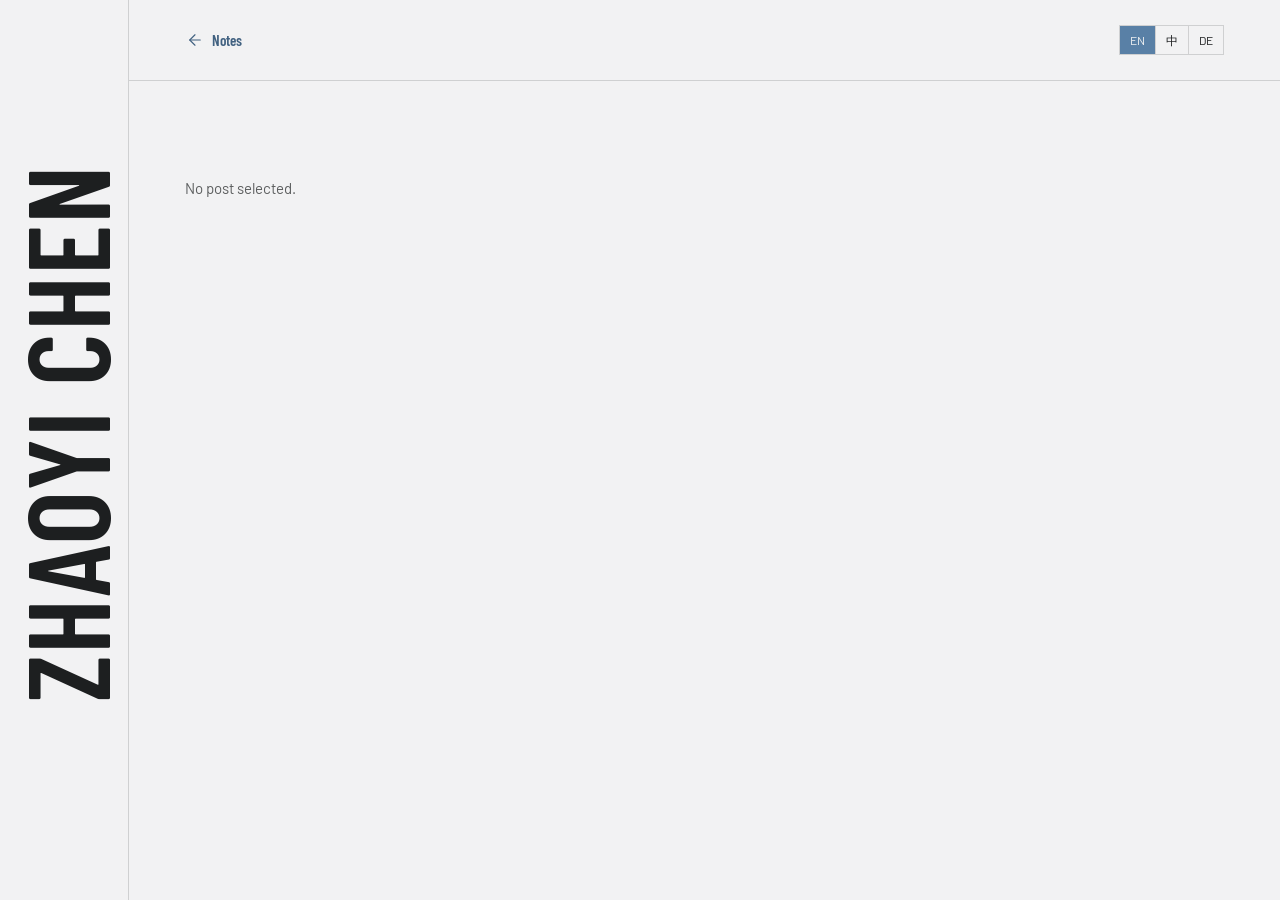
<file: thought.html>
<!DOCTYPE html>
<html lang="en">
<head>
  <meta charset="utf-8">
  <meta name="viewport" content="width=device-width, initial-scale=1">
  <title data-en="Notes · Zhaoyi Chen" data-zh="随笔 · Zhaoyi Chen" data-de="Notizen · Zhaoyi Chen">Notes · Zhaoyi Chen</title>
  <link rel="stylesheet" href="assets/industry.css">
  <link rel="stylesheet" href="assets/site.css">
</head>
<body>
<script src="assets/turn.js"></script>
<div class="shell">
  <a class="spine" href="index.html" aria-label="Zhaoyi Chen — contents"><span>Zhaoyi Chen</span></a>
  <div class="page">
    <div class="topbar">
      <a class="btn btn-ghost back" href="index.html#notes">
        <svg class="icon" width="18" height="18" viewBox="0 0 24 24" aria-hidden="true"><path d="m12 19-7-7 7-7"/><path d="M19 12H5"/></svg>
        <span data-en="Notes" data-zh="随笔" data-de="Notizen">Notes</span>
      </a>
      <div class="topbar-tools">
        <!-- Shown only in your own browser, once it is connected on write.html -->
        <a class="btn btn-secondary owner-btn" id="edit-note" href="write.html" data-owner hidden>
          <svg class="icon" width="16" height="16" viewBox="0 0 24 24" aria-hidden="true"><path d="M4 20h4L19 9a2.8 2.8 0 0 0-4-4L4 16z"/><path d="m13.5 6.5 4 4"/></svg>
          <span data-en="Edit" data-zh="编辑" data-de="Bearbeiten">Edit</span>
        </a>
        <div class="seg lang" role="radiogroup" aria-label="Language / 语言 / Sprache">
          <label class="seg-opt"><input type="radio" name="lang-top" value="en" data-lang>EN</label>
          <label class="seg-opt"><input type="radio" name="lang-top" value="zh" data-lang>中</label>
          <label class="seg-opt"><input type="radio" name="lang-top" value="de" data-lang>DE</label>
        </div>
      </div>
    </div>
    <article class="article" id="article"><p class="status" data-en="Loading…" data-zh="正在加载…" data-de="Wird geladen…">Loading…</p></article>
  </div>
</div>

<script src="assets/site.js"></script>
<script src="assets/interactions.js" defer></script>
<script>
(() => {
  // The post body (bodyHtml in content/posts.json) is shown exactly as written; only the page chrome translates.
  const MSG = {
    none: ['No post selected.', '未选择文章。', 'Keine Notiz ausgewählt.'],
    missing: ['This note was not found. Check the slug in content/posts.json.', '未找到该文章。请检查 content/posts.json 中的 slug。',
      'Diese Notiz wurde nicht gefunden. Prüfe den Slug in content/posts.json.'],
    error: ['Could not load the notes. If you opened this file directly, preview it with a local server (e.g. Live Server).', '无法加载随笔。如果你是直接打开的本文件，请改用本地服务器（如 Live Server）预览。',
      'Die Notizen konnten nicht geladen werden. Wenn du diese Datei direkt geöffnet hast, nutze für die Vorschau einen lokalen Server (z. B. Live Server).'],
  };
  const el = document.getElementById('article');
  const editLink = document.getElementById('edit-note');
  const params = new URLSearchParams(location.search);
  const slug = params.get('slug');
  // Drafts exist only in the gitignored preview file, so only ?preview=1 can show them.
  const PREVIEW = params.get('preview') === '1';
  if (PREVIEW) document.querySelector('.back').href = 'index.html?preview=1#notes';
  if (PREVIEW) {
    const banner = document.createElement('div');
    banner.className = 'preview-banner';
    banner.textContent = '预览模式 PREVIEW — 含未发布草稿，仅本地可见 / includes unpublished drafts, local only';
    document.body.appendChild(banner);
  }
  let post = null;
  let state = slug ? 'loading' : 'none';
  let rendered;
  if (window.turn) window.turn.hold(new Promise((r) => { rendered = r; }));

  function render() {
    if (state === 'loading') return;
    if (rendered) rendered();
    if (state !== 'loaded') { editLink.hidden = true; el.innerHTML = `<p class="status">${sitePick(MSG[state])}</p>`; return; }
    editLink.href = `write.html?slug=${encodeURIComponent(post.slug)}`;
    document.title = `${post.title} · Zhaoyi Chen`;
    const tags = (post.tags || []).map((t) => `<span class="tag tag-accent">${siteEscape(t)}</span>`).join('');
    el.innerHTML = `
      ${post.draft ? '<span class="draft-badge">DRAFT 草稿</span>' : ''}
      <span class="kicker">${siteEscape(siteFormatDate(post.date))}</span>
      <h1 class="article-title">${siteEscape(post.title || 'Untitled')}</h1>
      ${tags ? `<div class="post-tags">${tags}</div>` : ''}
      <div class="article-prose">${post.bodyHtml || ''}</div>`;
  }

  document.addEventListener('langchange', render);
  if (!slug) { render(); return; }
  fetch(PREVIEW ? 'content/posts.preview.json' : 'content/posts.json', { cache: 'no-cache' })
    .then((r) => { if (!r.ok) throw new Error('fetch failed'); return r.json(); })
    .then((data) => {
      post = (data.posts || []).find((p) => p.slug === slug) || null;
      state = post ? 'loaded' : 'missing';
      render();
    })
    .catch(() => { state = 'error'; render(); });
})();
</script>
</body>
</html>
</file>
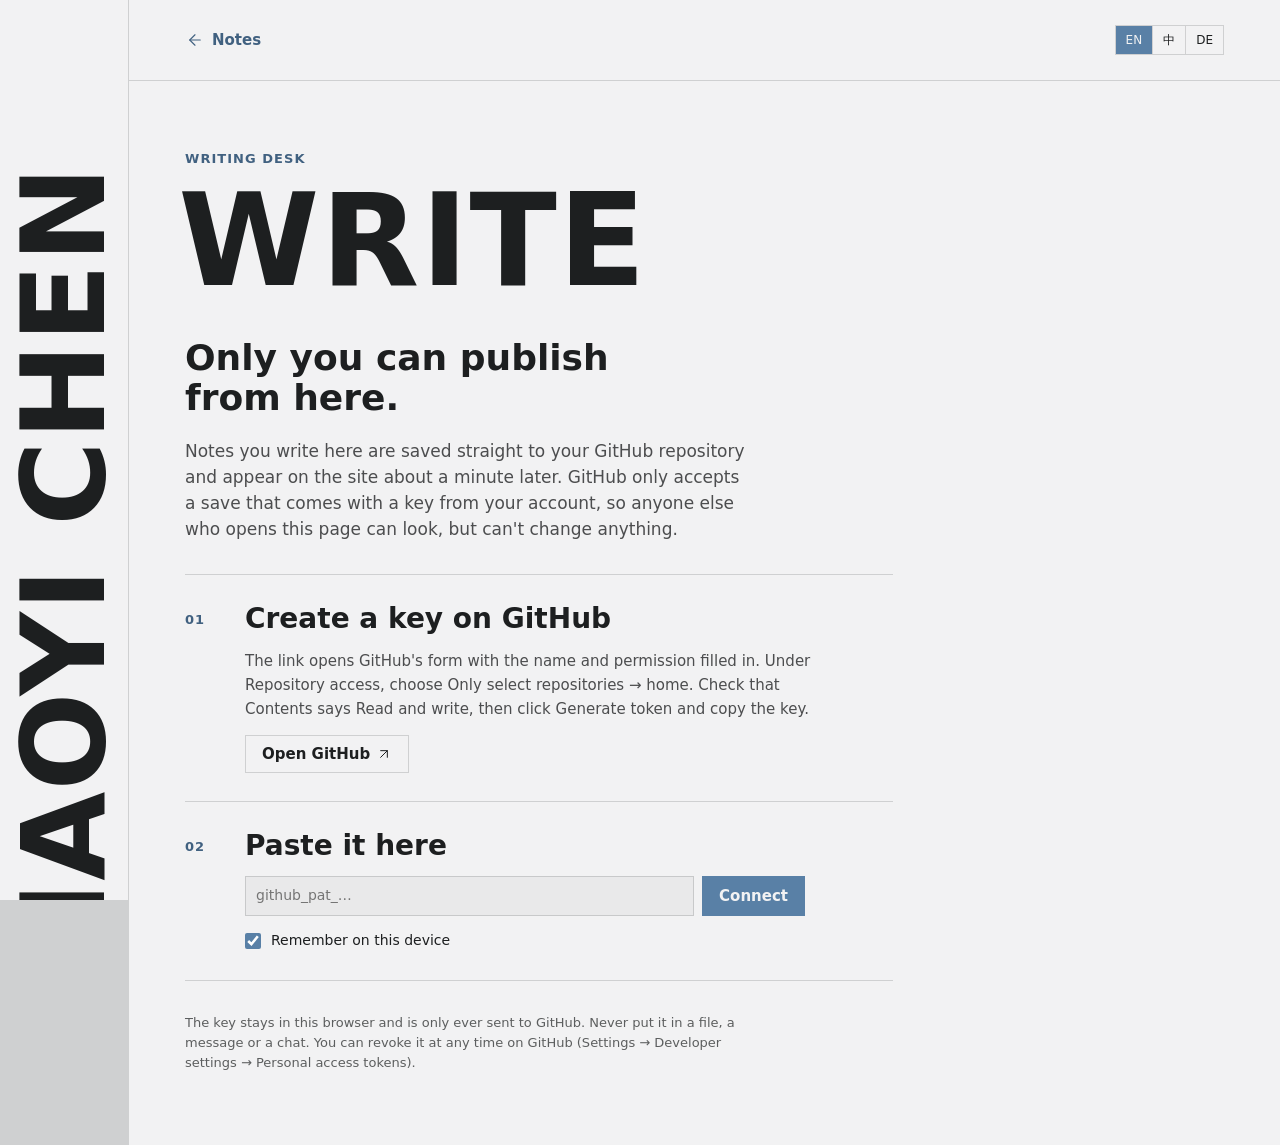
<file: write.html>
<!DOCTYPE html>
<html lang="en">
<head>
  <meta charset="utf-8">
  <meta name="viewport" content="width=device-width, initial-scale=1">
  <meta name="robots" content="noindex">
  <!-- This page holds the owner's GitHub key, so it runs only its own scripts and talks only to GitHub. -->
  <meta http-equiv="Content-Security-Policy" content="default-src 'self'; script-src 'self'; style-src 'self' 'unsafe-inline' https://fonts.googleapis.com; font-src https://fonts.gstatic.com; img-src 'self' data: blob: https:; connect-src 'self' https://api.github.com; frame-src https://www.youtube.com https://www.youtube-nocookie.com; object-src 'none'; base-uri 'none'; form-action 'none'">
  <title data-en="Writing desk · Zhaoyi Chen" data-zh="写作台 · Zhaoyi Chen" data-de="Schreibtisch · Zhaoyi Chen">Writing desk · Zhaoyi Chen</title>
  <link rel="stylesheet" href="assets/industry.css">
  <link rel="stylesheet" href="assets/site.css">
  <link rel="stylesheet" href="assets/write.css">
</head>
<body>
<div class="shell">
  <a class="spine" href="index.html" aria-label="Zhaoyi Chen — contents"><span>Zhaoyi Chen</span></a>
  <div class="page">
    <div class="topbar">
      <a class="btn btn-ghost back" href="index.html#notes">
        <svg class="icon" width="18" height="18" viewBox="0 0 24 24" aria-hidden="true"><path d="m12 19-7-7 7-7"/><path d="M19 12H5"/></svg>
        <span data-en="Notes" data-zh="随笔" data-de="Notizen">Notes</span>
      </a>
      <div class="topbar-tools">
        <span class="who" id="who" hidden></span>
        <button class="btn btn-ghost" type="button" id="sign-out" hidden><span data-en="Sign out" data-zh="退出" data-de="Abmelden">Sign out</span></button>
        <div class="seg lang" role="radiogroup" aria-label="Language / 语言 / Sprache">
          <label class="seg-opt"><input type="radio" name="lang-top" value="en" data-lang>EN</label>
          <label class="seg-opt"><input type="radio" name="lang-top" value="zh" data-lang>中</label>
          <label class="seg-opt"><input type="radio" name="lang-top" value="de" data-lang>DE</label>
        </div>
      </div>
    </div>

    <!-- 1. Connect: shown until this browser holds a GitHub key from the owner's account -->
    <section id="connect" hidden>
      <header class="sec-head">
        <span class="kicker" data-en="Writing desk" data-zh="写作台" data-de="Schreibtisch">Writing desk</span>
        <h1 class="sec-title" data-en="Write" data-zh="写作" data-de="Schreiben">Write</h1>
      </header>
      <div class="connect-body">
        <div>
          <p class="lead" data-en="Only you can publish from here." data-zh="只有你能在这里发布。" data-de="Nur du kannst hier veröffentlichen.">Only you can publish from here.</p>
          <p class="prose" data-en="Notes you write here are saved straight to your GitHub repository and appear on the site about a minute later. GitHub only accepts a save that comes with a key from your account, so anyone else who opens this page can look, but can't change anything." data-zh="你在这里写的随笔会直接保存进你的 GitHub 仓库，大约一分钟后出现在网站上。GitHub 只接受带有你账号密钥的保存，所以别人即使打开这个页面，也只能看，改不了任何东西。" data-de="Was du hier schreibst, landet direkt in deinem GitHub-Repository und erscheint etwa eine Minute später auf der Website. GitHub nimmt nur Änderungen an, die einen Schlüssel aus deinem Konto mitbringen – wer diese Seite sonst öffnet, kann schauen, aber nichts verändern.">Notes you write here are saved straight to your GitHub repository and appear on the site about a minute later. GitHub only accepts a save that comes with a key from your account, so anyone else who opens this page can look, but can't change anything.</p>
        </div>
        <ol class="steps">
          <li class="step">
            <span class="step-num">01</span>
            <div class="step-main">
              <span class="step-title" data-en="Create a key on GitHub" data-zh="在 GitHub 上创建密钥" data-de="Erstelle auf GitHub einen Schlüssel">Create a key on GitHub</span>
              <p class="step-text" data-en="The link opens GitHub's form with the name and permission filled in. Under Repository access, choose Only select repositories → home. Check that Contents says Read and write, then click Generate token and copy the key." data-zh="这个链接会打开 GitHub 的表单，名称和权限都已填好。在 Repository access 中选择 Only select repositories → home，确认 Contents 为 Read and write，然后点 Generate token 并复制密钥。" data-de="Der Link öffnet das GitHub-Formular mit vorausgefülltem Namen und vorausgefüllter Berechtigung. Wähle unter Repository access „Only select repositories“ → home, prüfe, dass bei Contents „Read and write“ steht, klicke dann auf Generate token und kopiere den Schlüssel.">The link opens GitHub's form with the name and permission filled in. Under Repository access, choose Only select repositories → home. Check that Contents says Read and write, then click Generate token and copy the key.</p>
              <a class="btn btn-secondary step-btn" href="https://github.com/settings/personal-access-tokens/new?name=Writing%20desk%20(home)&amp;description=Lets%20write.html%20on%20chenzhaoyilila.github.io%2Fhome%20save%20notes%20to%20the%20home%20repository.&amp;target_name=chenzhaoyilila&amp;expires_in=90&amp;contents=write" target="_blank" rel="noopener noreferrer">
                <span data-en="Open GitHub" data-zh="打开 GitHub" data-de="GitHub öffnen">Open GitHub</span>
                <svg class="icon" width="16" height="16" viewBox="0 0 24 24" aria-hidden="true"><path d="M7 7h10v10"/><path d="M7 17 17 7"/></svg>
              </a>
            </div>
          </li>
          <li class="step">
            <span class="step-num">02</span>
            <form class="step-main" id="connect-form" novalidate>
              <label class="step-title" for="key-input" data-en="Paste it here" data-zh="粘贴到这里" data-de="Hier einfügen">Paste it here</label>
              <div class="key-row">
                <input class="input" id="key-input" type="password" autocomplete="off" spellcheck="false" placeholder="github_pat_…" aria-describedby="key-fine">
                <button class="btn btn-primary" type="submit" id="connect-btn"><span data-en="Connect" data-zh="连接" data-de="Verbinden">Connect</span></button>
              </div>
              <label class="check"><input type="checkbox" id="remember" checked><span data-en="Remember on this device" data-zh="在这台设备上记住" data-de="Auf diesem Gerät merken">Remember on this device</span></label>
              <p class="notice is-error" id="connect-msg" role="alert"></p>
            </form>
          </li>
        </ol>
        <p class="fine" id="key-fine" data-en="The key stays in this browser and is only ever sent to GitHub. Never put it in a file, a message or a chat. You can revoke it at any time on GitHub (Settings → Developer settings → Personal access tokens)." data-zh="密钥只保存在这个浏览器里，也只会发送给 GitHub。不要把它放进文件、消息或聊天里。你可以随时在 GitHub 上撤销它（Settings → Developer settings → Personal access tokens）。" data-de="Der Schlüssel bleibt in diesem Browser und wird nur an GitHub geschickt. Leg ihn nie in einer Datei, Nachricht oder einem Chat ab. Du kannst ihn jederzeit auf GitHub widerrufen (Settings → Developer settings → Personal access tokens).">The key stays in this browser and is only ever sent to GitHub. Never put it in a file, a message or a chat. You can revoke it at any time on GitHub (Settings → Developer settings → Personal access tokens).</p>
      </div>
    </section>

    <!-- 2. The desk: your notes on the left, the open note on the right -->
    <div class="desk" id="desk" hidden>
      <nav class="desk-list" aria-labelledby="list-label">
        <div class="list-head">
          <span class="label" id="list-label" data-en="Your notes" data-zh="你的随笔" data-de="Deine Notizen">Your notes</span>
          <button class="btn btn-ghost btn-icon" type="button" id="reload" data-tip="reload">
            <svg class="icon" width="18" height="18" viewBox="0 0 24 24" aria-hidden="true"><path d="M21 12a9 9 0 1 1-2.64-6.36"/><path d="M21 3v6h-6"/></svg>
          </button>
        </div>
        <button class="btn btn-primary new-note" type="button" id="new-note">
          <svg class="icon" width="16" height="16" viewBox="0 0 24 24" aria-hidden="true"><path d="M12 5v14"/><path d="M5 12h14"/></svg>
          <span data-en="New note" data-zh="新随笔" data-de="Neue Notiz">New note</span>
        </button>
        <div class="note-list" id="note-list"></div>
      </nav>

      <div class="editor" id="editor">
        <div class="editor-head">
          <span class="state" id="state"></span>
          <p class="notice" id="notice" role="status" aria-live="polite"></p>
          <a class="inline-link" id="view-live" target="_blank" rel="noopener" hidden>
            <span data-en="View on site" data-zh="在网站上查看" data-de="Auf der Website ansehen">View on site</span>
            <svg class="icon" width="16" height="16" viewBox="0 0 24 24" aria-hidden="true"><path d="M7 7h10v10"/><path d="M7 17 17 7"/></svg>
          </a>
        </div>
        <p class="local-note" id="local-note" hidden data-en="This is a local copy of the desk, but saving still goes to GitHub and the live site. Afterwards, run git pull to bring the change to this computer." data-zh="这是写作台的本地副本，但保存仍会写入 GitHub 和线上网站。保存后，运行 git pull 把改动同步到这台电脑。" data-de="Das ist eine lokale Kopie des Schreibtischs, gespeichert wird aber trotzdem auf GitHub und der Live-Website. Hol die Änderung danach mit git pull auf diesen Computer.">This is a local copy of the desk, but saving still goes to GitHub and the live site. Afterwards, run git pull to bring the change to this computer.</p>

        <input class="input title-input" id="f-title" autocomplete="off" data-ph="title">
        <div class="meta-row">
          <div class="field">
            <label for="f-date" data-en="Date" data-zh="日期" data-de="Datum">Date</label>
            <input class="input" id="f-date" type="date">
          </div>
          <div class="field">
            <label for="f-tags" data-en="Tags, separated by commas" data-zh="标签，用逗号分隔" data-de="Tags, durch Kommas getrennt">Tags, separated by commas</label>
            <input class="input" id="f-tags" autocomplete="off" data-ph="tags">
          </div>
        </div>
        <div class="field">
          <label for="f-excerpt" data-en="Summary in the list (optional)" data-zh="列表中的摘要（可选）" data-de="Zusammenfassung in der Liste (optional)">Summary in the list (optional)</label>
          <input class="input" id="f-excerpt" autocomplete="off">
        </div>
        <div class="field" id="slug-field">
          <label for="f-slug" data-en="Link" data-zh="链接" data-de="Link">Link</label>
          <div class="slug-row"><span class="slug-prefix" aria-hidden="true">thought.html?slug=</span><input class="input" id="f-slug" autocomplete="off" spellcheck="false"></div>
        </div>

        <div class="compose">
          <div class="toolbar" role="toolbar" id="toolbar" data-tip="format">
            <button type="button" class="tool" data-tool="bold"><svg class="icon" width="18" height="18" viewBox="0 0 24 24" aria-hidden="true"><path d="M7 5h6a3.5 3.5 0 0 1 0 7H7z"/><path d="M7 12h7a3.5 3.5 0 0 1 0 7H7z"/></svg></button>
            <button type="button" class="tool" data-tool="italic"><svg class="icon" width="18" height="18" viewBox="0 0 24 24" aria-hidden="true"><path d="M10 5h8"/><path d="M6 19h8"/><path d="m14 5-4 14"/></svg></button>
            <button type="button" class="tool" data-tool="heading"><svg class="icon" width="18" height="18" viewBox="0 0 24 24" aria-hidden="true"><path d="M6 5v14"/><path d="M16 5v14"/><path d="M6 12h10"/></svg></button>
            <span class="tool-sep" aria-hidden="true"></span>
            <button type="button" class="tool" data-tool="quote"><svg class="icon" width="18" height="18" viewBox="0 0 24 24" aria-hidden="true"><path d="M6 5v14"/><path d="M10 8h9"/><path d="M10 12h9"/><path d="M10 16h6"/></svg></button>
            <button type="button" class="tool" data-tool="list"><svg class="icon" width="18" height="18" viewBox="0 0 24 24" aria-hidden="true"><path d="M9 6h11"/><path d="M9 12h11"/><path d="M9 18h11"/><path d="M4.5 6h.01"/><path d="M4.5 12h.01"/><path d="M4.5 18h.01"/></svg></button>
            <button type="button" class="tool" data-tool="numbered"><svg class="icon" width="18" height="18" viewBox="0 0 24 24" aria-hidden="true"><path d="M10 6h10"/><path d="M10 12h10"/><path d="M10 18h10"/><path d="M4 5l1.5-1v5"/><path d="M4 15h2.5L4 19h3"/></svg></button>
            <button type="button" class="tool" data-tool="code"><svg class="icon" width="18" height="18" viewBox="0 0 24 24" aria-hidden="true"><path d="m8 7-5 5 5 5"/><path d="m16 7 5 5-5 5"/></svg></button>
            <span class="tool-sep" aria-hidden="true"></span>
            <button type="button" class="tool" data-tool="link"><svg class="icon" width="18" height="18" viewBox="0 0 24 24" aria-hidden="true"><path d="M10 14a4 4 0 0 0 5.66 0l3-3a4 4 0 0 0-5.66-5.66l-1 1"/><path d="M14 10a4 4 0 0 0-5.66 0l-3 3a4 4 0 0 0 5.66 5.66l1-1"/></svg></button>
            <button type="button" class="tool" data-tool="image"><svg class="icon" width="18" height="18" viewBox="0 0 24 24" aria-hidden="true"><rect x="3" y="4" width="18" height="16"/><path d="m3 16 5-5 4 4 3-3 6 6"/><path d="M15.5 8.5h.01"/></svg></button>
            <span class="toolbar-gap"></span>
            <div class="seg view-seg" role="radiogroup" data-tip="view">
              <label class="seg-opt"><input type="radio" name="view" value="write"><span data-en="Write" data-zh="编辑" data-de="Schreiben">Write</span></label>
              <label class="seg-opt view-both"><input type="radio" name="view" value="split"><span data-en="Both" data-zh="并排" data-de="Beides">Both</span></label>
              <label class="seg-opt"><input type="radio" name="view" value="preview"><span data-en="Preview" data-zh="预览" data-de="Vorschau">Preview</span></label>
            </div>
          </div>
          <div class="panes" id="panes">
            <textarea class="body-input" id="f-body" data-ph="body" data-tip="body"></textarea>
            <div class="preview" id="preview"></div>
          </div>
          <input type="file" id="image-file" accept="image/*" hidden>
        </div>

        <div class="actions">
          <button class="btn btn-ghost danger" type="button" id="btn-delete"><span data-en="Delete" data-zh="删除" data-de="Löschen">Delete</span></button>
          <span class="actions-gap"></span>
          <button class="btn btn-secondary" type="button" id="btn-draft"></button>
          <button class="btn btn-primary" type="button" id="btn-publish"></button>
        </div>
        <p class="fine" data-en="Drafts don't appear on the site, but their text can be read in your public GitHub repository. Changes you haven't saved are kept in this browser until you do." data-zh="草稿不会出现在网站上，但它的文字可以在你公开的 GitHub 仓库里看到。尚未保存的修改会先留在这个浏览器里，直到你保存。" data-de="Entwürfe erscheinen nicht auf der Website, ihr Text ist aber in deinem öffentlichen GitHub-Repository lesbar. Nicht gespeicherte Änderungen bleiben in diesem Browser, bis du speicherst.">Drafts don't appear on the site, but their text can be read in your public GitHub repository. Changes you haven't saved are kept in this browser until you do.</p>
      </div>
    </div>
  </div>
</div>

<dialog class="desk-dialog" id="dialog" aria-labelledby="dialog-title">
  <h2 id="dialog-title"></h2>
  <p id="dialog-body"></p>
  <div class="dialog-actions">
    <button class="btn btn-secondary" type="button" id="dialog-cancel"></button>
    <button class="btn btn-primary" type="button" id="dialog-ok"></button>
  </div>
</dialog>

<script src="assets/site.js"></script>
<script src="assets/interactions.js" defer></script>
<script src="assets/notes-build.js"></script>
<script src="assets/write.js"></script>
</body>
</html>
</file>
<file: assets/industry.css>
/* Industry — design-system tokens and component classes. This file is the source of truth for the system's look; retune it here and see readme.md. */
@import url('https://fonts.googleapis.com/css2?family=Barlow:wght@400;500;700&family=Barlow+Condensed:wght@400;600&display=swap');

:root {
  --color-bg: #f2f2f3;
  --color-surface: #e9e9ea;
  --color-text: #1d1f20;
  --color-accent: #5980a6;
  --color-accent-2: #728fab;
  --color-divider: color-mix(in srgb, #1d1f20 16%, transparent);

  /* Tonal ramps — generated in OKLCH on one shared lightness scale, so the
     same step of any role matches the others in visual value. */
  --color-neutral-100: #f5f5f8;
  --color-neutral-200: #e7e7ea;
  --color-neutral-300: #d4d4d7;
  --color-neutral-400: #b7b7ba;
  --color-neutral-500: #98989b;
  --color-neutral-600: #7a7a7d;
  --color-neutral-700: #5d5d60;
  --color-neutral-800: #424244;
  --color-neutral-900: #2b2b2d;

  --color-accent-100: #eef6ff;
  --color-accent-200: #d6ebff;
  --color-accent-300: #b5d9fd;
  --color-accent-400: #94bce3;
  --color-accent-500: #749dc4;
  --color-accent-600: #597ea3;
  --color-accent-700: #416180;
  --color-accent-800: #2c455d;
  --color-accent-900: #1d2d3d;

  --color-accent-2-100: #eef6ff;
  --color-accent-2-200: #d6ebff;
  --color-accent-2-300: #bdd8f2;
  --color-accent-2-400: #9ebbd8;
  --color-accent-2-500: #7e9cb8;
  --color-accent-2-600: #627d98;
  --color-accent-2-700: #486077;
  --color-accent-2-800: #314457;
  --color-accent-2-900: #1f2d3a;

  --font-heading: "Barlow Condensed", system-ui, sans-serif;
  --font-heading-weight: 600;
  --font-body: "Barlow", system-ui, sans-serif;

  --space-1: 3.4px;
  --space-2: 6.8px;
  --space-3: 10.2px;
  --space-4: 13.6px;
  --space-6: 20.4px;
  --space-8: 27.2px;

  --radius-sm: 2px;
  --radius-md: 4px;
  --radius-lg: 7px;

  /* Elevation — derived from the ground: soft ink-tinted shadows on a
     light theme, a hairline edge + ambient darkness on a dark one. */
  --shadow-sm: 0 1px 2px color-mix(in srgb, #2b2b2d 14%, transparent);
  --shadow-md: 0 3px 10px color-mix(in srgb, #2b2b2d 16%, transparent);
  --shadow-lg: 0 12px 32px color-mix(in srgb, #2b2b2d 22%, transparent);
}

body {
  background: var(--color-bg);
  color: var(--color-text);
  font-family: var(--font-body);
}
h1, h2, h3, h4 { font-family: var(--font-heading); font-weight: var(--font-heading-weight); }

.blueprint {
  position: relative;
  border: 1px solid var(--color-divider);
  border-radius: 0;
}
/* The overlay image treatments (halftone, duotone) clip their overlay
   (overflow:hidden); a blueprint wrapper draws its registration marks
   outside the box, so when both classes share a wrapper the frame must
   win. */
.blueprint.halftone, .blueprint.plate, .blueprint.duotone { overflow: visible; }
.blueprint > .corner {
  position: absolute; width: 11px; height: 11px;
  color: color-mix(in srgb, var(--color-text) 55%, transparent);
}
.blueprint > .corner::before, .blueprint > .corner::after {
  content: ""; position: absolute; background: currentColor;
}
.blueprint > .corner::before { left: 5px; top: 0; width: 1px; height: 100%; }
.blueprint > .corner::after  { top: 5px; left: 0; width: 100%; height: 1px; }
.blueprint > .corner.tl { top: -6px; left: -6px; }
.blueprint > .corner.tr { top: -6px; right: -6px; }
.blueprint > .corner.bl { bottom: -6px; left: -6px; }
.blueprint > .corner.br { bottom: -6px; right: -6px; }

.duotone{position:relative;overflow:hidden}
.duotone::after{content:"";position:absolute;inset:0;pointer-events:none;
  background:var(--color-accent);mix-blend-mode:color}

/* ══════════════════════════════════════════════════════════════════════════
   Components — built with the tokens above. Plain CSS
   on plain HTML: no JavaScript, no build step. Each class is documented in
   readme.md and demonstrated in foundations/ and components/.
   ══════════════════════════════════════════════════════════════════════ */

*, *::before, *::after { box-sizing: border-box; }
body { margin: 0; font-size: 15px; line-height: 1.55; font-weight: 400; }
h1, h2, h3, h4, h5, h6 {
  font-family: var(--font-heading); font-weight: var(--font-heading-weight);
  line-height: 1.12; letter-spacing: -0.015em; margin: 0 0 var(--space-2);
}
h1 { font-size: 42px; }
h2 { font-size: 32px; }
h3 { font-size: 25px; }
h4 { font-size: 20px; }
h5 { font-size: 16px; }
h6 { font-size: 13px; }
h6 { letter-spacing: 0.08em; text-transform: uppercase; }
p { margin: 0 0 var(--space-3); }
a { color: var(--color-accent); text-underline-offset: 3px; }
img { display: block; max-width: 100%; }
figure { margin: 0; }
figcaption {
  font-size: 11px; margin-top: var(--space-1);
  color: color-mix(in srgb, var(--color-text) 55%, transparent);
}
.text-muted { color: color-mix(in srgb, var(--color-text) 55%, transparent); }
:focus { outline: none; }
:focus-visible { outline: 2px solid var(--color-accent); outline-offset: 2px; }
::selection { background: color-mix(in srgb, var(--color-accent) 30%, transparent); }

/* — rules — */
.hr {
  height: 1px; border: 0; margin: var(--space-4) 0;
  background: var(--color-divider);
}

/* — buttons — */
.btn {
  display: inline-flex; align-items: center; justify-content: center; gap: 6px;
  cursor: pointer; text-decoration: none;
  font-family: var(--font-heading); font-weight: var(--font-heading-weight);
  font-size: 14px; line-height: 1.2; color: var(--color-text); /* matches the .input's 14px —
     the pair sits side by side in sign-up rows */
  background: transparent; border: 1px solid transparent;
  padding: var(--space-2) calc(var(--space-3) * 1.2);
  border-radius: var(--radius-md);
}
.btn svg { display: block; }
.btn:disabled { opacity: 0.45; cursor: not-allowed; }
.btn-primary { background: var(--color-accent); color: var(--color-bg); }
.btn-primary:hover { background: var(--color-accent-600); }
.btn-primary:active { background: var(--color-accent-700); }
.btn-secondary { border-color: var(--color-divider); }
.btn-secondary:hover { background: color-mix(in srgb, var(--color-text) 7%, transparent); }
.btn-secondary:active { background: color-mix(in srgb, var(--color-text) 14%, transparent); }
.btn-ghost { color: var(--color-accent); padding-inline: var(--space-1); }
.btn-ghost:hover { background: color-mix(in srgb, var(--color-accent) 10%, transparent); }
.btn-ghost:active { background: color-mix(in srgb, var(--color-accent) 18%, transparent); }
.btn-icon { width: 36px; height: 36px; padding: 0; }
.btn-block { width: 100%; margin-top: var(--space-2); }

/* — forms — */
.field > label {
  display: block; font-size: 12px; margin-bottom: 5px;
  color: color-mix(in srgb, var(--color-text) 70%, transparent);
}
.input {
  width: 100%; min-height: 36px; padding: 6px 10px; font: inherit;
  font-size: 14px; color: var(--color-text); caret-color: var(--color-accent);
  background: var(--color-surface);
  border: 1px solid var(--color-divider); border-radius: var(--radius-md);
}
.input:hover { border-color: color-mix(in srgb, var(--color-text) 45%, transparent); }
.input:focus-visible { border-color: var(--color-accent); outline-offset: 0; }
textarea.input { min-height: 90px; resize: vertical; }
.radio { display: inline-flex; align-items: center; gap: 8px; cursor: pointer; font-size: 14px; }
.radio input, .seg-opt input {
  position: absolute; opacity: 0; width: 0; height: 0; pointer-events: none;
}
.radio .dot {
  width: 16px; height: 16px; flex: none; border-radius: 50%;
  border: 1.5px solid var(--color-divider);
}
.radio:hover .dot { border-color: var(--color-accent); }
.radio input:checked + .dot {
  border-color: var(--color-accent); background: var(--color-accent);
  box-shadow: inset 0 0 0 4px var(--color-bg);
}
.radio input:focus-visible + .dot { outline: 2px solid var(--color-accent); outline-offset: 2px; }
.seg {
  display: inline-flex; overflow: hidden;
  border: 1px solid var(--color-divider); border-radius: var(--radius-md);
}
.seg-opt {
  display: inline-flex; align-items: center; gap: 6px;
  padding: 7px 12px; font-size: 13px; cursor: pointer;
}
.seg-opt + .seg-opt { border-left: 1px solid var(--color-divider); }
.seg-opt:has(input:checked) { background: var(--color-accent); color: var(--color-bg); }
.seg-opt:not(:has(input:checked)):hover { background: color-mix(in srgb, var(--color-text) 7%, transparent); }
.seg-opt:has(input:focus-visible) { outline: 2px solid var(--color-accent); outline-offset: -2px; }

/* — cards — */
.card {
  display: flex; flex-direction: column; gap: var(--space-2);
  padding: var(--space-3); border-radius: var(--radius-md); background: var(--color-surface);
}
.card-kicker { font-size: 10px; letter-spacing: 0.1em; text-transform: uppercase; color: var(--color-accent); }
.card-title {
  font-family: var(--font-heading); font-weight: var(--font-heading-weight);
  font-size: 17px; line-height: 1.2;
}
.card-body { margin: 0; font-size: 13px; opacity: 0.8; flex: 1; }
.card-meta {
  display: flex; align-items: center; gap: 6px; font-size: 11px;
  color: color-mix(in srgb, var(--color-text) 50%, transparent);
}
.elev-sm { box-shadow: var(--shadow-sm); }
.elev-md { box-shadow: var(--shadow-md); }
.elev-lg { box-shadow: var(--shadow-lg); }

/* — tags — */
.tag {
  display: inline-flex; align-items: center; font-size: 11px;
  letter-spacing: 0.02em; padding: 3px 10px;
  border-radius: calc(var(--radius-md) * 0.75);
}
.tag-accent { background: var(--color-accent-100); color: var(--color-accent-800); }
.tag-accent-2 { background: var(--color-accent-2-100); color: var(--color-accent-2-800); }
.tag-neutral { background: var(--color-neutral-100); color: var(--color-neutral-800); }
.tag-outline { border: 1px solid var(--color-accent); color: var(--color-accent); }

/* — navigation — */
.nav {
  display: flex; align-items: center; gap: var(--space-4);
  padding: var(--space-3) var(--space-4);
  border-bottom: none;
}
.nav-brand {
  font-family: var(--font-heading); font-weight: var(--font-heading-weight);
  font-size: 18px; margin-right: auto;
}
.nav a { color: inherit; text-decoration: none; font-size: 14px; }
.nav a:hover, .nav a[aria-current='page'] { color: var(--color-accent); }

/* — tables — */
.table { width: 100%; border-collapse: collapse; font-size: 14px; }
.table th {
  text-align: left; font-size: 11px; letter-spacing: 0.08em; text-transform: uppercase;
  color: color-mix(in srgb, var(--color-text) 60%, transparent);
  padding: var(--space-2); border-bottom: 1px solid var(--color-divider);
}
.table td {
  padding: var(--space-2);
  border-bottom: 1px solid color-mix(in srgb, var(--color-text) 8%, transparent);
}
.table tbody tr:hover { background: color-mix(in srgb, var(--color-text) 4%, transparent); }

/* — dialog — */
.dialog-backdrop {
  position: fixed; inset: 0; display: grid; place-items: center;
  padding: var(--space-4);
  background: color-mix(in srgb, var(--color-neutral-900) 50%, transparent);
}
.dialog {
  width: min(440px, 100%); display: flex; flex-direction: column; gap: var(--space-3);
  padding: var(--space-4); border-radius: var(--radius-lg);
  background: var(--color-surface); box-shadow: var(--shadow-lg);
}
.dialog-title {
  font-family: var(--font-heading); font-weight: var(--font-heading-weight);
  font-size: 20px;
}
.dialog-body { font-size: 14px; opacity: 0.85; }
.dialog-actions { display: flex; justify-content: flex-end; gap: var(--space-2); margin-top: var(--space-2); }

/* — blueprint frame: components are wireframe objects (see .blueprint
     and .corner above) — square, transparent, hairline-bordered — */
.card, .btn, .input, .tag, .seg, .dialog { border-radius: 0; }
.card, .dialog { background: transparent; border: 1px solid var(--color-divider); }
.btn { border: 1px solid var(--color-divider); }
.btn-primary { border-color: var(--color-accent); }
.btn-ghost { border-color: transparent; }
</file>
<file: assets/site.css>
/* Layout for chenzhaoyilila.github.io. Colors, type and components come from industry.css. */
:root {
  --pad: clamp(20px, 5vw, 56px);
  --muted: color-mix(in srgb, var(--color-text) 78%, transparent);
  --meta: color-mix(in srgb, var(--color-text) 70%, transparent);
  --tint: color-mix(in srgb, var(--color-accent) 6%, transparent);
}
html { scroll-behavior: smooth; }
body { text-wrap: pretty; }
a { color: var(--color-accent-700); }
a:hover { color: var(--color-accent-800); }
[hidden] { display: none !important; }
.icon { flex: none; fill: none; stroke: currentColor; stroke-width: 1.5; stroke-linecap: round; stroke-linejoin: round; }
.kicker { display: block; font-size: 13px; line-height: 12px; letter-spacing: .08em; text-transform: uppercase; font-weight: 600; color: var(--color-accent-700); font-feature-settings: "tnum" 1; }
.label { font-size: 13px; letter-spacing: .08em; text-transform: uppercase; font-weight: 600; color: var(--meta); }
.rule { height: 1px; background: var(--color-divider); }
.status { padding: 24px 0; margin: 0; font-size: 15px; color: var(--meta); }
.inline-link { display: inline-flex; align-items: center; gap: 6px; text-decoration: none; }
.lang .seg-opt { padding: 5px 10px; font-size: 12px; }

/* Shell: the spine (name, links home) + the page. A 1px gap on a divider ground draws the hairlines. */
.shell { display: flex; min-height: 100vh; gap: 1px; background: var(--color-divider); }
.spine {
  flex: none; width: clamp(56px, min(10vw, 16vh), 132px); height: 100vh;
  position: sticky; top: 0; align-self: flex-start; overflow: hidden;
  /* Top of the name lines up with the About row: contents padding + kicker (12) + gap (12) + rule (1) + row padding (32) */
  padding: calc(clamp(40px, 9vw, 108px) + 57px) 0 40px;
  display: flex; align-items: flex-start; justify-content: center;
  background: var(--color-bg); color: var(--color-text); text-decoration: none; transition: color .15s;
}
.spine:hover { color: var(--color-accent-700); }
.spine span {
  writing-mode: vertical-rl; transform: rotate(180deg);
  font-family: var(--font-heading); font-weight: 600; font-size: clamp(48px, min(9vw, 14vh), 120px);
  line-height: .87; letter-spacing: .01em; text-transform: uppercase; white-space: nowrap;
}
.page { flex: 1; min-width: 0; min-height: 100vh; background: var(--color-bg); display: flex; flex-direction: column; }
.page > section { flex: 1; display: flex; flex-direction: column; }

/* Placeholder mark in empty image frames: two crossed ellipses, drawn as lines */
.mark { position: relative; width: 28px; height: 28px; flex: none; display: inline-block; }
.mark::before, .mark::after {
  content: ""; position: absolute; left: 4px; top: 9px; width: 20px; height: 10px;
  border: 1.5px solid currentColor; border-radius: 50%; transform: rotate(-20deg);
}
.mark::after { border-color: var(--color-accent); transform: rotate(20deg); }

/* Home: identity + preview frame | contents */
.home { flex: 1; min-width: 0; min-height: 100vh; display: grid; grid-template-columns: minmax(300px, 352px) minmax(0, 1fr); gap: 1px; }
.home > * { min-width: 0; background: var(--color-bg); }
.aside { padding: 40px clamp(20px, 4vw, 40px); display: flex; flex-direction: column; }
.bar { display: flex; justify-content: flex-end; align-items: center; gap: 16px; min-height: 28px; }
.frame-wrap { margin-top: 40px; }
.frame { width: 100%; aspect-ratio: 4 / 5; display: flex; flex-direction: column; }
.pane { display: none; flex: 1; min-height: 0; flex-direction: column; }
.frame[data-pv=""] .pane[data-pane="portrait"],
.frame[data-pv="about"] .pane[data-pane="portrait"],
.frame[data-pv="teaching"] .pane[data-pane="teaching"],
.frame[data-pv="notes"] .pane[data-pane="notes"],
.frame[data-pv="contact"] .pane[data-pane="contact"] { display: flex; }
.media { position: relative; flex: 1; min-height: 0; display: grid; place-items: center; color: var(--color-accent-700); }
.media .mark { transform: scale(2); }
.media img { position: absolute; inset: 0; width: 100%; height: 100%; object-fit: cover; }
.media.wide { flex: none; width: 100%; aspect-ratio: 16 / 9; border-bottom: 1px solid var(--color-divider); }
.facts { display: none; margin: 0; padding: 14px 16px; border-top: 1px solid var(--color-divider); grid-template-columns: auto minmax(0, 1fr); gap: 6px 16px; font-size: 13px; line-height: 18px; }
.facts dt { color: var(--meta); }
.facts dd { margin: 0; }
.frame[data-pv="about"] .facts { display: grid; }
.pane-body { flex: 1; padding: 18px 20px; display: flex; flex-direction: column; gap: 12px; }
.pane[data-pane="contact"] .pane-body { padding: 24px; gap: 14px; }
.pane-title { font-family: var(--font-heading); font-weight: 600; font-size: 22px; line-height: 24px; letter-spacing: .02em; text-transform: uppercase; }
.pane-text { font-size: 14px; line-height: 20px; color: var(--muted); }
.pane-foot { margin-top: auto; font-size: 13px; color: var(--meta); }
.pane-email { font-family: var(--font-heading); font-weight: 600; font-size: 22px; line-height: 26px; }
.pane-email span { display: inline-block; }
.pane-posts { padding: 8px 20px; display: flex; flex-direction: column; }
.pv-post { display: flex; flex-direction: column; gap: 8px; padding: 16px 0; border-bottom: 1px solid var(--color-divider); }
.pv-post-meta { display: flex; align-items: center; gap: 10px; font-size: 13px; font-feature-settings: "tnum" 1; color: var(--meta); }
.pv-post-title { font-family: var(--font-heading); font-weight: 600; font-size: 22px; line-height: 26px; }
.pv-caption { height: 20px; margin-top: 12px; font-size: 13px; line-height: 20px; letter-spacing: .08em; text-transform: uppercase; font-weight: 600; color: var(--meta); }
.bio { font-size: 15px; line-height: 24px; margin: 28px 0 0; color: var(--muted); }
.social { margin-top: auto; padding-top: 24px; display: flex; gap: 24px; font-size: 13px; }
.social a { color: var(--meta); text-decoration: none; }
.social a:hover { color: var(--color-accent-700); }

.contents { padding: clamp(40px, 9vw, 108px) var(--pad) 40px; display: flex; flex-direction: column; container-type: inline-size; }
.contents > .rule { margin-top: 12px; }
.row {
  display: flex; align-items: baseline; gap: 20px; padding: 32px 8px 28px; margin: 0 -8px;
  border-bottom: 1px solid var(--color-divider); color: var(--color-text); text-decoration: none; transition: background .15s;
}
.row:hover { background: var(--tint); color: var(--color-text); }
.row-num { width: 28px; flex: none; font-size: 13px; letter-spacing: .08em; font-weight: 600; color: var(--color-accent-700); font-feature-settings: "tnum" 1; }
.row-main { display: flex; flex-direction: column; gap: 10px; min-width: 0; }
.row-title { font-family: var(--font-heading); font-weight: 600; font-size: clamp(44px, 5vw, 64px); line-height: .88; letter-spacing: .01em; text-transform: uppercase; }
.row-meta { font-size: 14px; color: var(--muted); }
.row-leader { flex: 1; min-width: 24px; border-bottom: 1.5px dotted color-mix(in srgb, var(--color-text) 35%, transparent); }
.row-leader, .row-meta.end { display: none; }
.row-meta.end { white-space: nowrap; }
.row .icon { align-self: center; margin-left: auto; }
@container (min-width: 560px) {
  .row-leader, .row-meta.end { display: block; }
  .row-main .row-meta { display: none; }
}
.contact { padding-top: 56px; display: flex; flex-wrap: wrap; align-items: flex-end; justify-content: space-between; gap: 24px 32px; }
.contact p { font-size: 15px; line-height: 24px; margin: 12px 0 0; color: var(--muted); }
.btn-cta { padding: 12px 20px; font-size: 16px; color: var(--color-bg); text-decoration: none; }
.btn-cta:hover { color: var(--color-bg); }

/* Section pages */
.topbar { display: flex; justify-content: space-between; align-items: center; gap: 16px; padding: 24px var(--pad); border-bottom: 1px solid var(--color-divider); }
.back { gap: 8px; padding: 6px 8px; margin-left: -8px; font-size: 15px; color: var(--color-accent-700); text-decoration: none; }
.sec-head { padding: clamp(32px, 6vw, 72px) var(--pad) 40px; }
.sec-title { font-size: clamp(64px, 10vw, 128px); line-height: .88; letter-spacing: .01em; text-transform: uppercase; margin: 20px 0 0 -0.052em; }
.sec-body { padding: 0 var(--pad) 64px; max-width: 1200px; display: grid; grid-template-columns: repeat(auto-fit, minmax(min(100%, 340px), 1fr)); gap: 48px 64px; align-items: start; }
.sec-body.single { display: block; }
.lead { font-family: var(--font-heading); font-weight: 600; font-size: clamp(28px, 3vw, 36px); line-height: 1.12; margin: 0; max-width: 22ch; }
.prose { font-size: 17px; line-height: 26px; margin: 20px 0 0; max-width: 52ch; color: var(--muted); }
.facts-table { margin-top: 40px; font-size: 15px; }
.facts-table td { padding: 14px 0; }
.facts-table td:first-child { width: 120px; color: var(--meta); }
.facts-table tbody tr:hover { background: none; }
.portrait { margin: 0; width: 100%; max-width: 420px; aspect-ratio: 4 / 5; display: flex; }
.item { display: flex; flex-direction: column; gap: 6px; padding: 24px 0; border-bottom: 1px solid var(--color-divider); }
a.item {
  display: grid; grid-template-columns: minmax(0, 1fr) 20px; gap: 16px; align-items: center;
  padding: 24px 8px; margin: 0 -8px; color: var(--color-text); text-decoration: none; transition: background .15s;
}
a.item:hover { background: var(--tint); color: var(--color-text); }
.item-text { display: flex; flex-direction: column; gap: 6px; }
.item-title { font-family: var(--font-heading); font-weight: 600; font-size: 32px; line-height: 34px; letter-spacing: .02em; text-transform: uppercase; }
.item-desc { font-size: 15px; line-height: 22px; color: var(--muted); }
.video { margin: 0; display: flex; flex-direction: column; gap: 12px; }
.video .blueprint { width: 100%; aspect-ratio: 16 / 9; display: flex; }
.video figcaption { margin: 0; font-size: 13px; color: var(--meta); }
.next {
  margin-top: auto; display: flex; align-items: center; justify-content: space-between; gap: 24px;
  padding: 32px var(--pad); border-top: 1px solid var(--color-divider); color: var(--color-text); text-decoration: none; transition: background .15s;
}
a.next:hover { background: var(--tint); color: var(--color-text); }
div.next { flex-wrap: wrap; align-items: flex-end; gap: 24px 32px; }
div.next p { font-size: 15px; line-height: 24px; margin: 12px 0 0; color: var(--muted); }
.next-stack { display: flex; flex-direction: column; gap: 12px; }
.next-title { font-family: var(--font-heading); font-weight: 600; font-size: clamp(36px, 5vw, 56px); line-height: .92; letter-spacing: .01em; text-transform: uppercase; }

/* Notes */
.notes-bar { display: flex; flex-wrap: wrap; justify-content: space-between; align-items: center; gap: 16px; padding-bottom: 16px; border-bottom: 1px solid var(--color-divider); }
.notes-tools, .topbar-tools { display: flex; flex-wrap: wrap; align-items: center; gap: 12px; }
/* New note / Edit: only in the owner's browser (see site.js) */
.owner-btn { padding: 7px 12px; font-size: 13px; }
.post {
  display: flex; flex-wrap: wrap; align-items: baseline; gap: 8px 24px; padding: 24px 8px; margin: 0 -8px;
  border-bottom: 1px solid var(--color-divider); color: var(--color-text); text-decoration: none; transition: background .15s;
}
.post:hover { background: var(--tint); color: var(--color-text); }
.post-date { flex: 0 0 120px; font-size: 13px; font-feature-settings: "tnum" 1; color: var(--meta); }
.post-main { flex: 1 1 320px; min-width: 0; display: flex; flex-direction: column; gap: 6px; }
.post-title { font-family: var(--font-heading); font-weight: 600; font-size: 26px; line-height: 30px; }
.post-excerpt { font-size: 15px; line-height: 22px; color: var(--muted); }
.post-tags { flex: none; display: flex; flex-wrap: wrap; gap: 6px; }
.post .icon { align-self: center; }

/* Article (thought.html) */
.article { padding: clamp(32px, 6vw, 72px) var(--pad) 72px; max-width: 820px; }
.article-title { font-size: clamp(40px, 6vw, 64px); line-height: 1; margin: 20px 0 0; }
.article .post-tags { margin-top: 20px; }
.article-prose { margin-top: 40px; font-size: 17px; line-height: 28px; color: var(--muted); }
.article-prose p { margin: 0 0 16px; }
.article-prose ul, .article-prose ol { margin: 16px 0 16px 20px; padding: 0; }
.article-prose li { margin-bottom: 6px; }
.article-prose strong { color: var(--color-text); font-weight: 600; }
.article-prose img { margin: 24px 0; border: 1px solid var(--color-divider); height: auto; }
.article-prose code { font-family: ui-monospace, Menlo, monospace; font-size: .9em; background: var(--color-surface); padding: .1em .35em; }

/* CV (resume.html) */
.pdf-bar { padding: 0 var(--pad) 20px; }
.pdf { margin: 0 var(--pad) 40px; flex: 1; min-height: 60vh; display: flex; }
.pdf iframe { flex: 1; width: 100%; min-height: 60vh; border: 0; display: block; background: var(--color-surface); }

@media (max-width: 859px) {
  .home { grid-template-columns: minmax(0, 1fr); grid-template-rows: auto 1fr; }
  .frame-wrap { display: none; }
}
@media (prefers-reduced-motion: reduce) {
  html { scroll-behavior: auto; }
}

/* ---- Additions for the live site ---- */

/* Drafts: shown only when previewing locally with ?preview=1 (see content/README.txt) */
.preview-banner {
  position: fixed; left: 0; right: 0; bottom: 0; z-index: 10001;
  padding: 10px 16px; text-align: center; font-size: 12px; letter-spacing: .06em; font-weight: 600;
  background: #8a3b12; color: #fff;
}
.draft-badge {
  display: inline-block; vertical-align: middle; margin-right: 10px;
  font-family: var(--font-body); font-size: 11px; line-height: 1.4; letter-spacing: .08em; font-weight: 600;
  padding: 2px 8px; background: #8a3b12; color: #fff;
}
.article > .draft-badge { margin-bottom: 16px; }

/* Markdown written with build_posts.py: headings, quotes, code blocks, rules */
.article-prose h1, .article-prose h2, .article-prose h3, .article-prose h4 { color: var(--color-text); margin: 32px 0 12px; letter-spacing: .01em; }
.article-prose blockquote { margin: 24px 0; padding-left: 16px; border-left: 2px solid var(--color-accent); color: var(--meta); }
.article-prose blockquote p { margin: 0; }
.article-prose pre { margin: 24px 0; padding: 14px 18px; border: 1px solid var(--color-divider); overflow-x: auto; font-size: 14px; line-height: 1.6; }
.article-prose pre code { background: none; padding: 0; font-size: inherit; }
.article-prose hr { border: 0; height: 1px; background: var(--color-divider); margin: 32px 0; }

/* CV page before resume.pdf has been added */
.pdf-missing { padding: 0 var(--pad) 40px; }

/* ---- Page turn (assets/turn.js): pages turn on the name spine ---- */
.spine { z-index: 40; }
.turn-snap, .turn-opener, .turn-cast, .turn-shade, .turn-sheen { pointer-events: none; }
/* the link that was clicked stays marked on the turning page */
.turn-trigger { background: color-mix(in srgb, var(--color-accent) 10%, transparent) !important; }
/* the page darkens toward its free edge as it turns from the light */
.turn-shade, .turn-sheen { position: absolute; inset: 0; opacity: 0; z-index: 1; }
.turn-shade { background: linear-gradient(to left, rgba(29, 31, 32, .38), rgba(29, 31, 32, .1) 55%, rgba(29, 31, 32, 0)); }
.turn-sheen {
  background: linear-gradient(to right, rgba(255, 255, 255, 0), rgba(255, 255, 255, .55), rgba(255, 255, 255, 0)) no-repeat;
  background-size: 38% 100%;
}
/* the shadow the lifted page casts into the gutter beside the spine */
.turn-cast {
  position: fixed; top: 0; bottom: 0; left: calc(clamp(56px, min(10vw, 16vh), 132px) + 1px);
  width: min(55vw, 620px); z-index: 25; opacity: 0;
  background: linear-gradient(to right, rgba(29, 31, 32, .32), rgba(29, 31, 32, .12) 22%, rgba(29, 31, 32, 0) 70%);
}
/* the destination's title page, shown while it loads */
.turn-opener {
  position: fixed; top: 0; right: 0; bottom: 0; left: calc(clamp(56px, min(10vw, 16vh), 132px) + 1px);
  z-index: 20; overflow: hidden; display: flex; flex-direction: column;
  background: var(--color-bg); color: var(--color-text); font-family: var(--font-body);
}
.turn-opener .seg-opt.is-on { background: var(--color-accent); color: var(--color-bg); }
.turn-opener.is-leaf { z-index: 30; transform-origin: 0 50%; }
.turn-opener.is-arrival {
  z-index: 35; transition: opacity .32s ease-out;
  animation: turn-failsafe 0s linear 9s forwards; /* never leave a page covered */
}
.turn-opener.is-leaving { opacity: 0; }
/* a hairline that draws itself slowly, only noticeable when loading takes a while */
.turn-wait {
  display: block; height: 1px; max-width: 420px; margin-top: 28px;
  background: var(--color-accent); transform-origin: left center; transform: scaleX(0); opacity: 0;
  animation: turn-wait 9s cubic-bezier(.16, .72, .24, 1) forwards;
  animation-delay: calc(var(--turn-elapsed, 0) * -1ms);
}
@keyframes turn-wait {
  0% { transform: scaleX(0); opacity: 0; }
  6% { opacity: 0; }
  14% { opacity: .9; }
  100% { transform: scaleX(1); opacity: .9; }
}
@keyframes turn-failsafe { to { visibility: hidden; } }
/* the new page settles into place as the title page dissolves */
html.turn-settle .shell > :not(.spine) { animation: turn-settle .5s cubic-bezier(.2, .7, .2, 1); }
@keyframes turn-settle { from { transform: translateY(10px); } }
@media (prefers-reduced-motion: reduce) {
  .turn-wait { animation: none; }
  html.turn-settle .shell > :not(.spine) { animation: none; }
}
</file>
<file: assets/write.css>
/* Writing desk (write.html): layout only. Colors, type and controls come from industry.css and site.css. */
.who { font-size: 13px; color: var(--meta); }
.fine { margin: 0; font-size: 13px; line-height: 20px; color: var(--meta); max-width: 70ch; }
.notice { margin: 0; font-size: 14px; line-height: 20px; color: var(--meta); }
.notice:empty { display: none; }
.notice.is-error { color: #8a3b12; }
.notice.is-ok { color: var(--color-accent-700); }
.notice button { padding: 0; margin-left: 8px; border: 0; background: none; font: inherit; color: var(--color-accent-700); text-decoration: underline; text-underline-offset: 3px; cursor: pointer; }

/* Connect */
.connect-body { padding: 0 var(--pad) 72px; max-width: 820px; display: flex; flex-direction: column; gap: 32px; }
.steps { list-style: none; margin: 0; padding: 0; border-top: 1px solid var(--color-divider); }
.step { display: grid; grid-template-columns: 44px minmax(0, 1fr); gap: 16px; padding: 28px 0; border-bottom: 1px solid var(--color-divider); }
.step-num { padding-top: 7px; font-size: 13px; letter-spacing: .08em; font-weight: 600; color: var(--color-accent-700); font-feature-settings: "tnum" 1; }
.step-main { display: flex; flex-direction: column; align-items: flex-start; gap: 14px; min-width: 0; }
.step-title { font-family: var(--font-heading); font-weight: 600; font-size: 28px; line-height: 32px; }
.step-text { margin: 0; font-size: 15px; line-height: 24px; color: var(--muted); max-width: 62ch; }
.step-btn, .key-row .btn { padding: 9px 16px; font-size: 15px; }
.key-row { display: flex; gap: 8px; width: 100%; max-width: 560px; }
.key-row .input { flex: 1; min-width: 0; min-height: 40px; }
.check { display: inline-flex; align-items: center; gap: 10px; font-size: 14px; cursor: pointer; }
.check input { width: 16px; height: 16px; margin: 0; accent-color: var(--color-accent); }

/* The desk: notes | editor */
.desk { flex: 1; display: grid; grid-template-columns: minmax(210px, 260px) minmax(0, 1fr); gap: 1px; background: var(--color-divider); }
.desk > * { min-width: 0; background: var(--color-bg); }
.desk-list { padding: 24px 20px 40px; display: flex; flex-direction: column; gap: 14px; }
.list-head { display: flex; justify-content: space-between; align-items: center; min-height: 36px; }
.new-note { padding: 10px 14px; font-size: 15px; }
.note-list { display: flex; flex-direction: column; }
.note-item {
  display: flex; flex-direction: column; gap: 4px; width: calc(100% + 16px); margin: 0 -8px; padding: 12px 8px;
  border: 0; border-bottom: 1px solid var(--color-divider); background: none; font: inherit; color: var(--color-text);
  text-align: left; cursor: pointer; transition: background .15s;
}
.note-item:hover { background: var(--tint); }
.note-item[aria-current="true"] { background: color-mix(in srgb, var(--color-accent) 12%, transparent); box-shadow: inset 2px 0 0 var(--color-accent); }
.note-item-meta { display: flex; align-items: center; gap: 8px; font-size: 12px; color: var(--meta); font-feature-settings: "tnum" 1; }
.note-item-title { font-family: var(--font-heading); font-weight: 600; font-size: 19px; line-height: 22px; overflow-wrap: anywhere; }
.unsaved { color: var(--color-accent); font-size: 10px; }
.state, .state-tag { font-size: 11px; line-height: 16px; letter-spacing: .08em; text-transform: uppercase; font-weight: 600; padding: 2px 8px; }
.state-tag { font-size: 10px; padding: 0 6px; }
.is-new { background: var(--color-neutral-200); color: var(--color-neutral-800); }
.is-draft { background: #8a3b12; color: #fff; }
.is-live { background: var(--color-accent-100); color: var(--color-accent-800); }

.editor { padding: 24px var(--pad) 48px; display: flex; flex-direction: column; gap: 18px; }
.editor[aria-busy="true"] .actions .btn { pointer-events: none; opacity: .55; }
.editor-head { display: flex; flex-wrap: wrap; align-items: center; gap: 8px 14px; min-height: 28px; }
.editor-head .notice { flex: 1; min-width: 200px; }
.local-note { margin: 0; padding: 10px 14px; font-size: 13px; line-height: 20px; background: var(--color-surface); border-left: 2px solid var(--color-accent); }
.title-input {
  min-height: 0; padding: 4px 0 10px; border: 0; border-bottom: 1px solid var(--color-divider); background: transparent;
  font-family: var(--font-heading); font-weight: 600; font-size: clamp(30px, 3.2vw, 44px); line-height: 1.12;
}
.title-input:hover { border-color: color-mix(in srgb, var(--color-text) 45%, transparent); }
.title-input:focus-visible { border-color: var(--color-accent); outline: none; }
.meta-row { display: grid; grid-template-columns: 180px minmax(0, 1fr); gap: 16px; }
.slug-row { display: flex; }
.slug-prefix { display: flex; align-items: center; padding: 0 10px; font-size: 13px; color: var(--meta); border: 1px solid var(--color-divider); border-right: 0; white-space: nowrap; }

.compose { display: flex; flex-direction: column; }
.toolbar { display: flex; flex-wrap: wrap; align-items: center; gap: 2px; padding: 6px; border: 1px solid var(--color-divider); border-bottom: 0; }
.tool { display: inline-grid; place-items: center; width: 34px; height: 32px; padding: 0; border: 0; background: none; color: var(--color-text); cursor: pointer; }
.tool:hover { background: color-mix(in srgb, var(--color-text) 7%, transparent); }
.tool-sep { width: 1px; height: 20px; margin: 0 4px; background: var(--color-divider); }
.toolbar-gap { flex: 1; }
.view-seg .seg-opt { padding: 5px 10px; font-size: 12px; }
.panes { display: grid; grid-template-columns: minmax(0, 1fr); height: max(440px, calc(100vh - 400px)); border: 1px solid var(--color-divider); }
.panes:focus-within { border-color: var(--color-accent); }
.panes[data-view="split"] { grid-template-columns: minmax(0, 1fr) minmax(0, 1fr); }
.panes[data-view="write"] .preview, .panes[data-view="preview"] .body-input { display: none; }
.body-input {
  width: 100%; height: 100%; min-height: 0; padding: 20px; border: 0; resize: none;
  font: inherit; font-size: 16px; line-height: 1.75; color: var(--color-text); background: var(--color-surface); caret-color: var(--color-accent);
}
.body-input:focus-visible { outline: none; }
.preview { overflow: auto; padding: 24px 28px 40px; }
.panes[data-view="split"] .preview { border-left: 1px solid var(--color-divider); }
.preview .article { padding: 0; max-width: 720px; }
.preview .article-prose { margin-top: 28px; }

.actions { display: flex; flex-wrap: wrap; align-items: center; gap: 10px; }
.actions .btn { padding: 10px 18px; font-size: 15px; }
.actions-gap { flex: 1; }
.danger, .danger:hover { color: #8a3b12; }
.danger:hover { background: color-mix(in srgb, #8a3b12 10%, transparent); }

/* Confirmations */
.desk-dialog { width: min(460px, calc(100% - 32px)); padding: 24px; border: 1px solid var(--color-divider); background: var(--color-bg); color: var(--color-text); box-shadow: var(--shadow-lg); }
.desk-dialog::backdrop { background: color-mix(in srgb, var(--color-neutral-900) 45%, transparent); }
.desk-dialog h2 { margin: 0 0 10px; font-size: 26px; line-height: 1.1; letter-spacing: .01em; }
.desk-dialog p { margin: 0; font-size: 15px; line-height: 23px; color: var(--muted); }
.desk-dialog .btn { padding: 9px 16px; font-size: 15px; }
.desk-dialog .btn-primary.is-danger { background: #8a3b12; border-color: #8a3b12; }

/* "Both" side by side needs room; below that, Write and Preview take turns */
@media (max-width: 1279px) {
  .view-both { display: none; }
}
@media (max-width: 899px) {
  .desk { grid-template-columns: minmax(0, 1fr); grid-template-rows: auto 1fr; }
  .desk-list { padding: 20px var(--pad); }
  .note-list { max-height: 30vh; overflow: auto; margin: 0 -8px; padding: 0 8px; } /* room for the rows' bleed */
  .meta-row { grid-template-columns: minmax(0, 1fr); }
  .panes { height: 62vh; }
}
@media (max-width: 559px) {
  .topbar-tools .who { display: none; }
  .step { grid-template-columns: minmax(0, 1fr); gap: 6px; }
  .key-row { flex-direction: column; }
}
</file>
